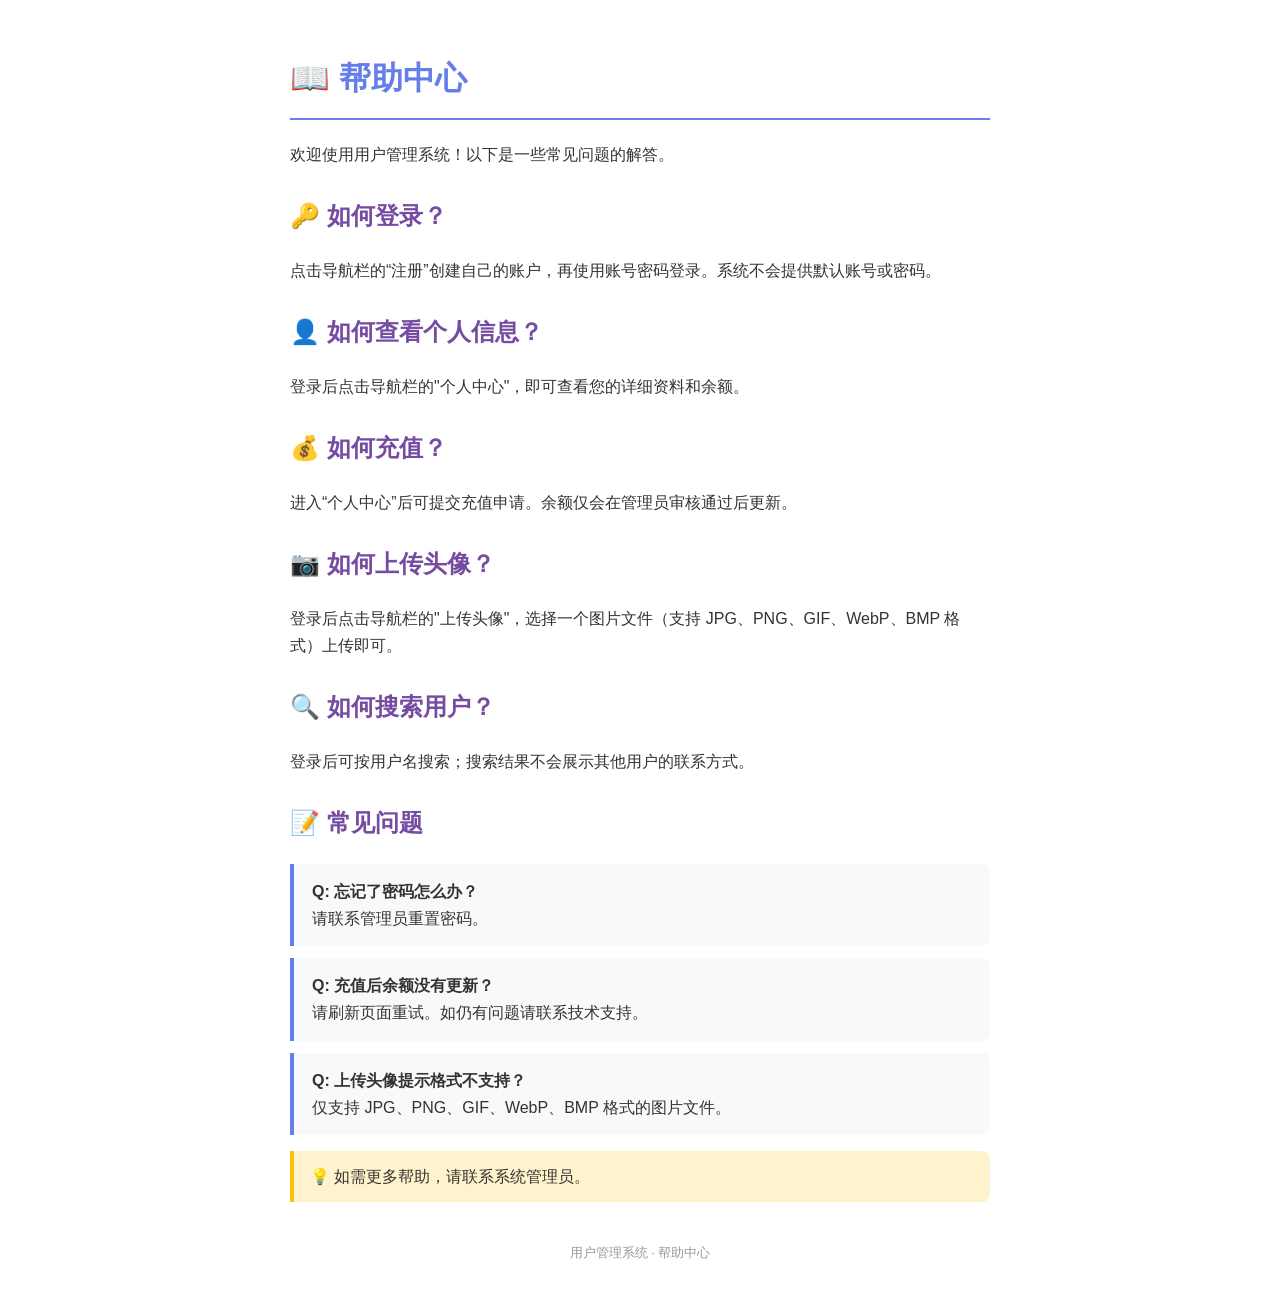
<file: pages/help.html>
<!DOCTYPE html>
<html lang="zh-CN">
<head>
<meta charset="UTF-8">
<title>帮助中心</title>
<style>
    body { font-family: 'Segoe UI', Arial, sans-serif; max-width: 700px; margin: 0 auto; padding: 30px 20px; color: #333; line-height: 1.7; }
    h1 { color: #667eea; border-bottom: 2px solid #667eea; padding-bottom: 12px; }
    h2 { color: #764ba2; margin-top: 28px; }
    .faq { background: #f8f9fa; border-left: 4px solid #667eea; padding: 14px 18px; margin: 12px 0; border-radius: 0 8px 8px 0; }
    code { background: #f0f0f5; padding: 2px 8px; border-radius: 4px; font-size: 14px; }
    .tip { background: #fff3cd; border-left: 4px solid #ffc107; padding: 12px 16px; border-radius: 0 8px 8px 0; margin: 16px 0; }
</style>
</head>
<body>
    <h1>📖 帮助中心</h1>
    <p>欢迎使用用户管理系统！以下是一些常见问题的解答。</p>

    <h2>🔑 如何登录？</h2>
    <p>点击导航栏的“注册”创建自己的账户，再使用账号密码登录。系统不会提供默认账号或密码。</p>

    <h2>👤 如何查看个人信息？</h2>
    <p>登录后点击导航栏的"个人中心"，即可查看您的详细资料和余额。</p>

    <h2>💰 如何充值？</h2>
    <p>进入“个人中心”后可提交充值申请。余额仅会在管理员审核通过后更新。</p>

    <h2>📷 如何上传头像？</h2>
    <p>登录后点击导航栏的"上传头像"，选择一个图片文件（支持 JPG、PNG、GIF、WebP、BMP 格式）上传即可。</p>

    <h2>🔍 如何搜索用户？</h2>
    <p>登录后可按用户名搜索；搜索结果不会展示其他用户的联系方式。</p>

    <h2>📝 常见问题</h2>
    <div class="faq"><strong>Q: 忘记了密码怎么办？</strong><br>请联系管理员重置密码。</div>
    <div class="faq"><strong>Q: 充值后余额没有更新？</strong><br>请刷新页面重试。如仍有问题请联系技术支持。</div>
    <div class="faq"><strong>Q: 上传头像提示格式不支持？</strong><br>仅支持 JPG、PNG、GIF、WebP、BMP 格式的图片文件。</div>

    <div class="tip">💡 如需更多帮助，请联系系统管理员。</div>

    <p style="text-align:center; margin-top:40px; color:#999; font-size:13px;">用户管理系统 · 帮助中心</p>
</body>
</html>
</file>
